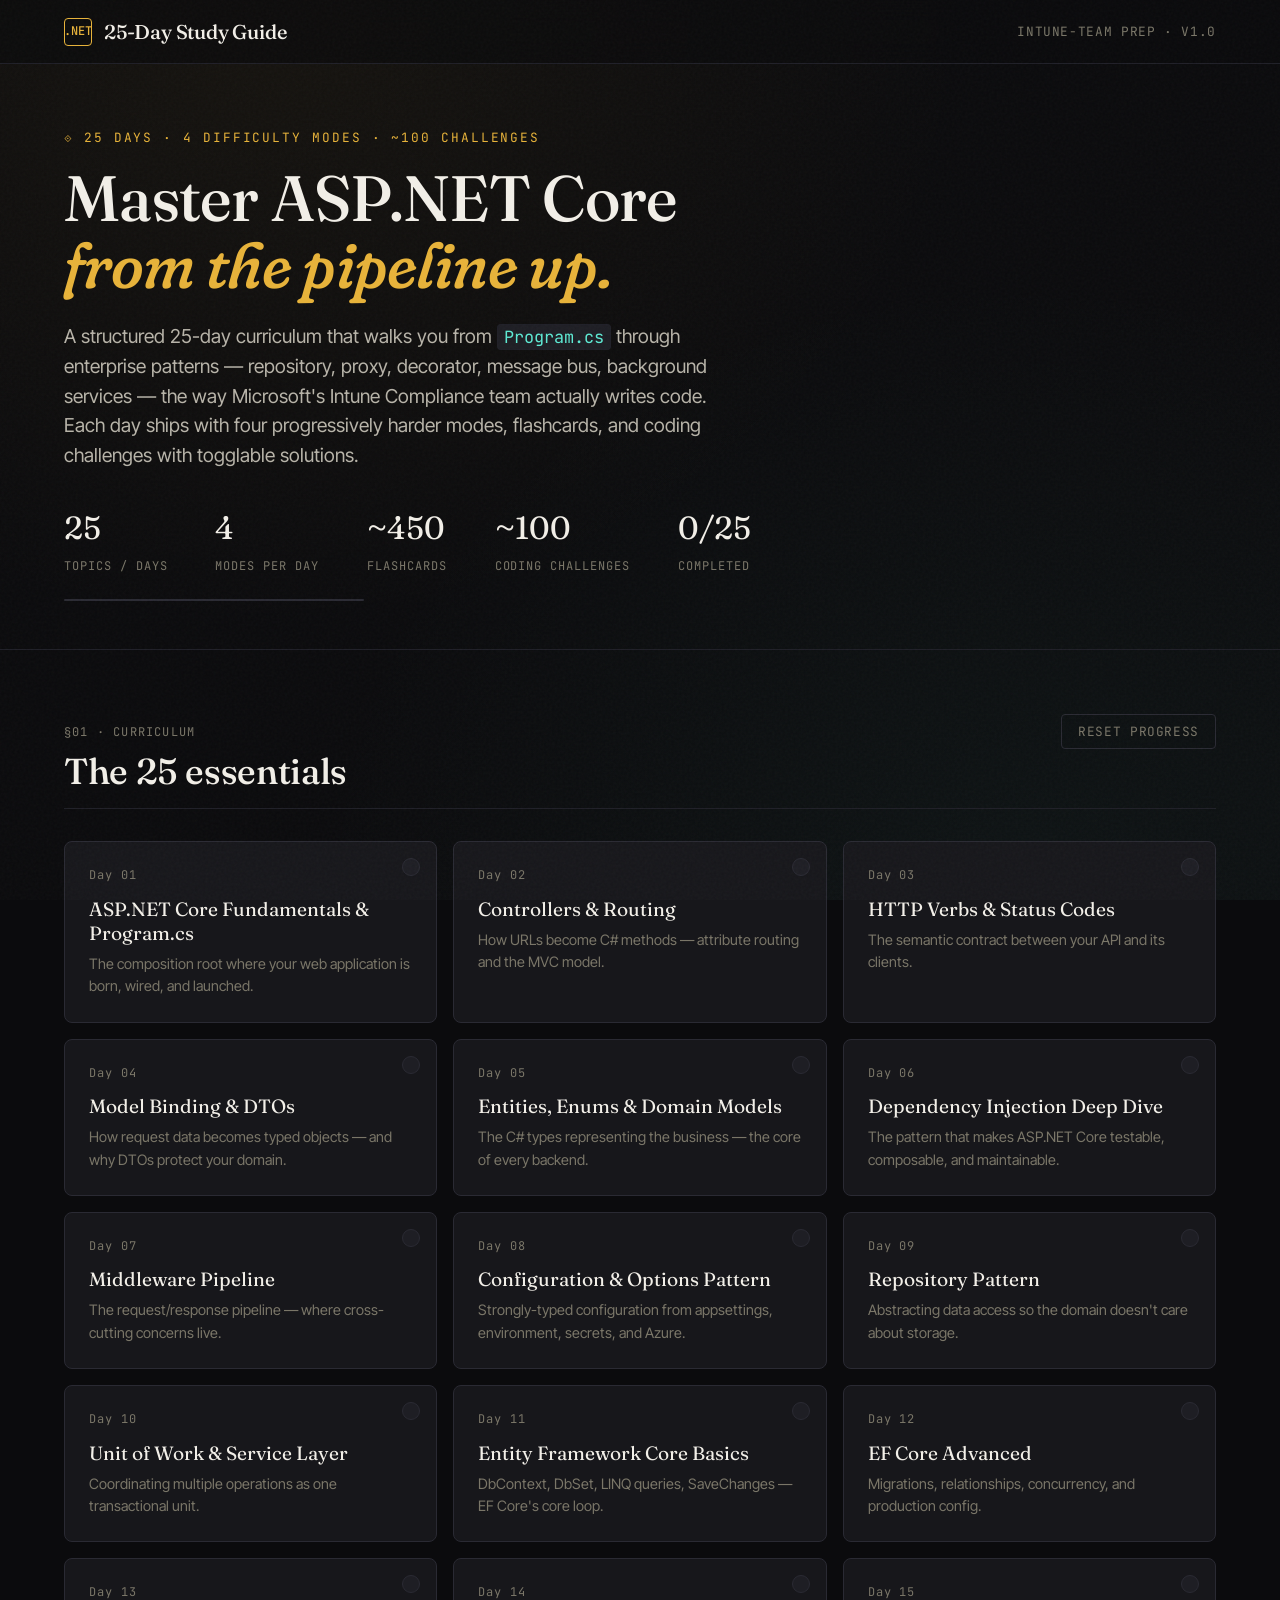
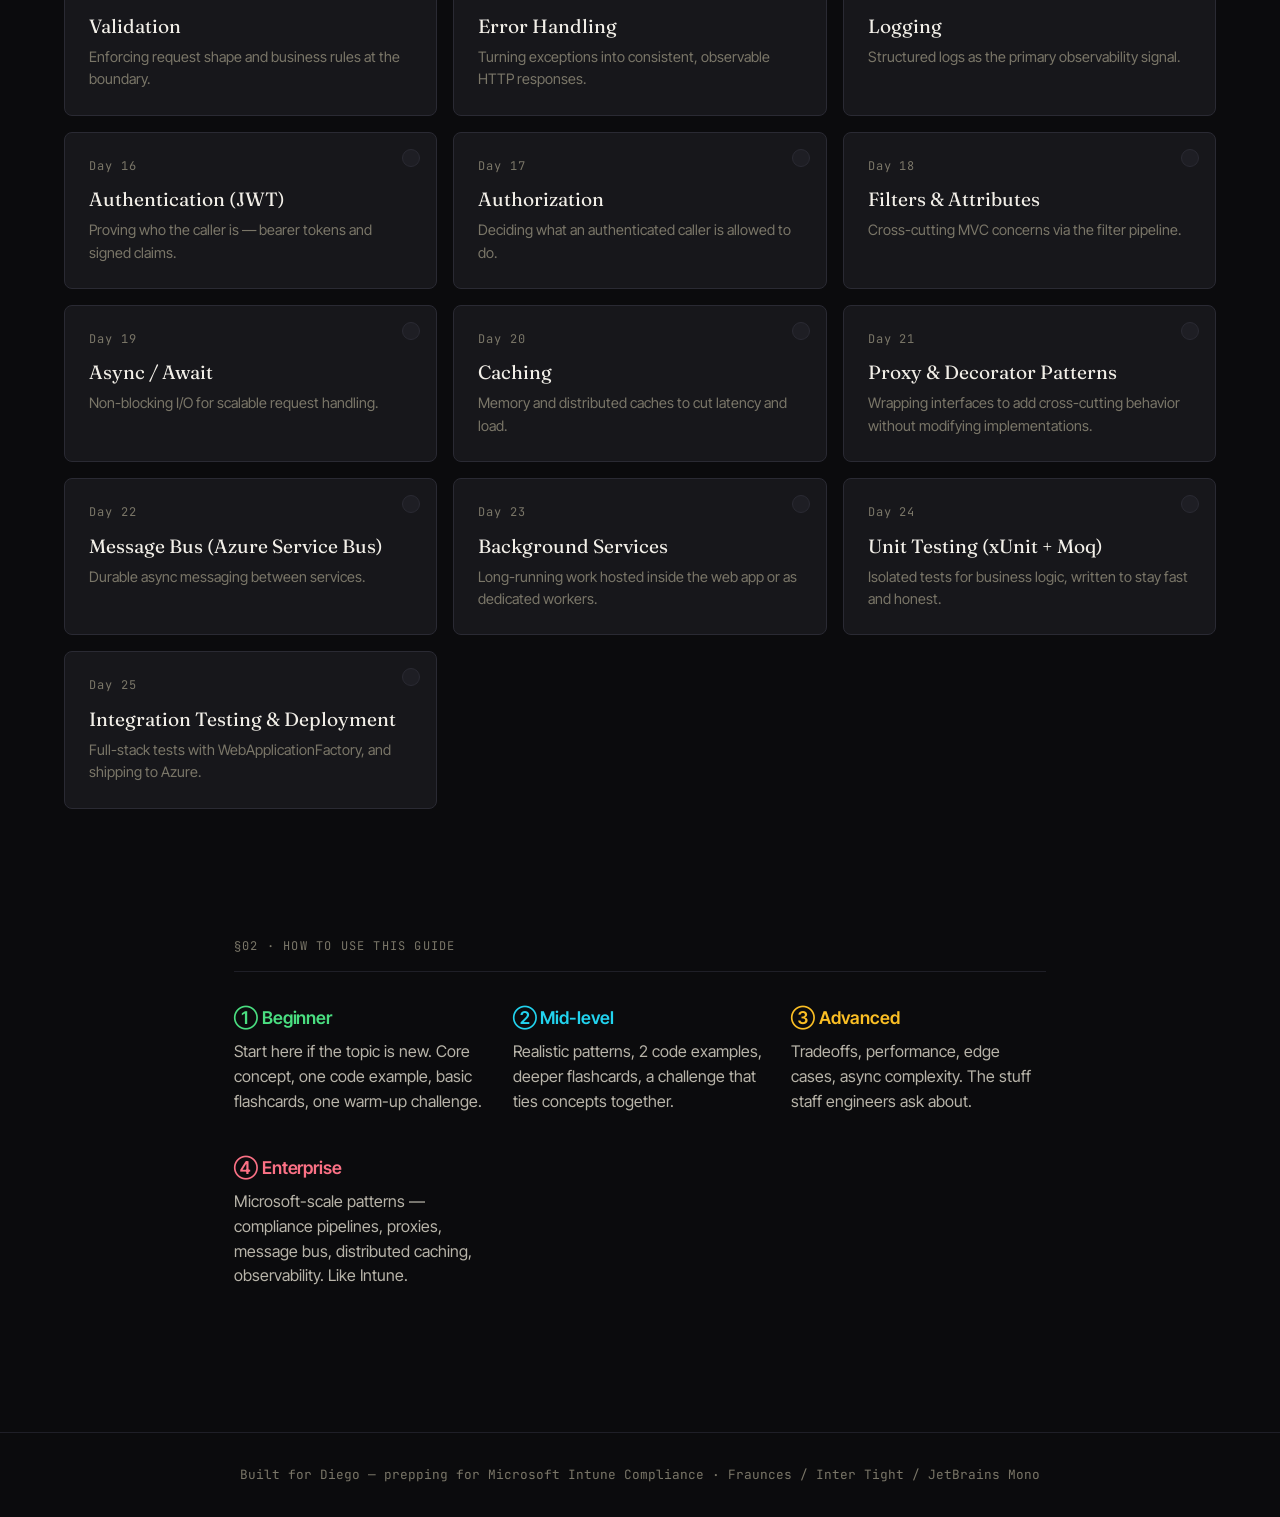
<file: index.html>
<!DOCTYPE html>
<html lang="en">
<head>
  <meta charset="UTF-8" />
  <meta name="viewport" content="width=device-width, initial-scale=1.0" />
  <title>ASP.NET Core — 25-Day Study Guide</title>
  <meta name="description" content="A 25-day deep-dive into ASP.NET Core Web API with four progressive modes: beginner, mid-level, advanced, and enterprise." />
  <link rel="preconnect" href="https://fonts.googleapis.com" />
  <link rel="preconnect" href="https://fonts.gstatic.com" crossorigin />
  <link href="https://fonts.googleapis.com/css2?family=Fraunces:ital,opsz,wght,SOFT@0,9..144,400..700,0..100;1,9..144,400..700,0..100&family=Inter+Tight:wght@400;500;600;700&family=JetBrains+Mono:wght@400;500;600&display=swap" rel="stylesheet" />
  <link rel="stylesheet" href="css/styles.css" />
</head>
<body>
  <header class="site-header">
    <div class="site-header__inner">
      <a href="index.html" class="brand">
        <span class="brand__mark">.NET</span>
        <span>25-Day Study Guide</span>
      </a>
      <span class="nav-meta">Intune-Team Prep · v1.0</span>
    </div>
  </header>

  <main>
    <section class="hero">
      <div class="container">
        <div class="hero__eyebrow">⟐ 25 days · 4 difficulty modes · ~100 challenges</div>
        <h1 class="hero__title">Master ASP.NET Core <em>from the pipeline up.</em></h1>
        <p class="hero__lede">
          A structured 25-day curriculum that walks you from <code>Program.cs</code> through enterprise patterns — repository, proxy, decorator, message bus, background services — the way Microsoft's Intune Compliance team actually writes code. Each day ships with four progressively harder modes, flashcards, and coding challenges with togglable solutions.
        </p>
        <div class="hero__stats">
          <div class="stat">
            <span class="stat__num">25</span>
            <span class="stat__label">Topics / Days</span>
          </div>
          <div class="stat">
            <span class="stat__num">4</span>
            <span class="stat__label">Modes per day</span>
          </div>
          <div class="stat">
            <span class="stat__num">~450</span>
            <span class="stat__label">Flashcards</span>
          </div>
          <div class="stat">
            <span class="stat__num">~100</span>
            <span class="stat__label">Coding challenges</span>
          </div>
          <div class="stat">
            <span class="stat__num" id="progress-count">0/25</span>
            <span class="stat__label">Completed</span>
          </div>
        </div>
        <div class="progress-bar" style="max-width: 300px; margin-top: var(--s-5);">
          <div class="progress-bar__fill" id="progress-fill"></div>
        </div>
      </div>
    </section>

    <section class="section">
      <div class="container">
        <div class="section__header">
          <div>
            <span class="section__kicker">§01 · Curriculum</span>
            <h2 style="margin-top: 8px;">The 25 essentials</h2>
          </div>
          <button id="reset-progress" class="btn-reveal" style="border-color: var(--border); color: var(--text-mute);">Reset progress</button>
        </div>
        <div class="day-grid" id="day-grid"></div>
      </div>
    </section>

    <section class="section">
      <div class="container-narrow">
        <div class="section__header">
          <span class="section__kicker">§02 · How to use this guide</span>
        </div>
        <div style="display: grid; gap: var(--s-5); grid-template-columns: repeat(auto-fit, minmax(240px, 1fr));">
          <div>
            <h4 style="color: var(--mode-beginner); margin-bottom: var(--s-2);">① Beginner</h4>
            <p>Start here if the topic is new. Core concept, one code example, basic flashcards, one warm-up challenge.</p>
          </div>
          <div>
            <h4 style="color: var(--mode-mid); margin-bottom: var(--s-2);">② Mid-level</h4>
            <p>Realistic patterns, 2 code examples, deeper flashcards, a challenge that ties concepts together.</p>
          </div>
          <div>
            <h4 style="color: var(--mode-advanced); margin-bottom: var(--s-2);">③ Advanced</h4>
            <p>Tradeoffs, performance, edge cases, async complexity. The stuff staff engineers ask about.</p>
          </div>
          <div>
            <h4 style="color: var(--mode-enterprise); margin-bottom: var(--s-2);">④ Enterprise</h4>
            <p>Microsoft-scale patterns — compliance pipelines, proxies, message bus, distributed caching, observability. Like Intune.</p>
          </div>
        </div>
      </div>
    </section>
  </main>

  <footer class="site-footer">
    <div class="container">
      Built for Diego — prepping for Microsoft Intune Compliance · Fraunces / Inter Tight / JetBrains Mono
    </div>
  </footer>

  <script src="data/days-1-9.js"></script>
  <script src="data/days-10-17.js"></script>
  <script src="data/days-18-25.js"></script>
  <script src="data/index.js"></script>
  <script src="js/app.js"></script>
  <script>
    // Render the day grid
    const grid = document.getElementById('day-grid');
    const progressCount = document.getElementById('progress-count');
    const progressFill = document.getElementById('progress-fill');
    const completed = JSON.parse(localStorage.getItem('completedDays') || '[]');

    ALL_DAYS.forEach(day => {
      const isDone = completed.includes(day.id);
      const card = document.createElement('a');
      card.href = `day.html?day=${day.id}`;
      card.className = 'day-card' + (isDone ? ' completed' : '');
      card.innerHTML = `
        <div class="day-card__checkmark"></div>
        <div class="day-card__number">Day ${String(day.day).padStart(2, '0')}</div>
        <div class="day-card__title">${day.title}</div>
        <p class="day-card__subtitle">${day.subtitle}</p>
      `;
      grid.appendChild(card);
    });

    // Update progress
    function updateProgress() {
      const done = JSON.parse(localStorage.getItem('completedDays') || '[]');
      progressCount.textContent = `${done.length}/25`;
      progressFill.style.width = `${(done.length / 25) * 100}%`;
    }
    updateProgress();

    document.getElementById('reset-progress').addEventListener('click', () => {
      if (confirm('Reset all day completion progress?')) {
        localStorage.removeItem('completedDays');
        location.reload();
      }
    });
  </script>
</body>
</html>
</file>
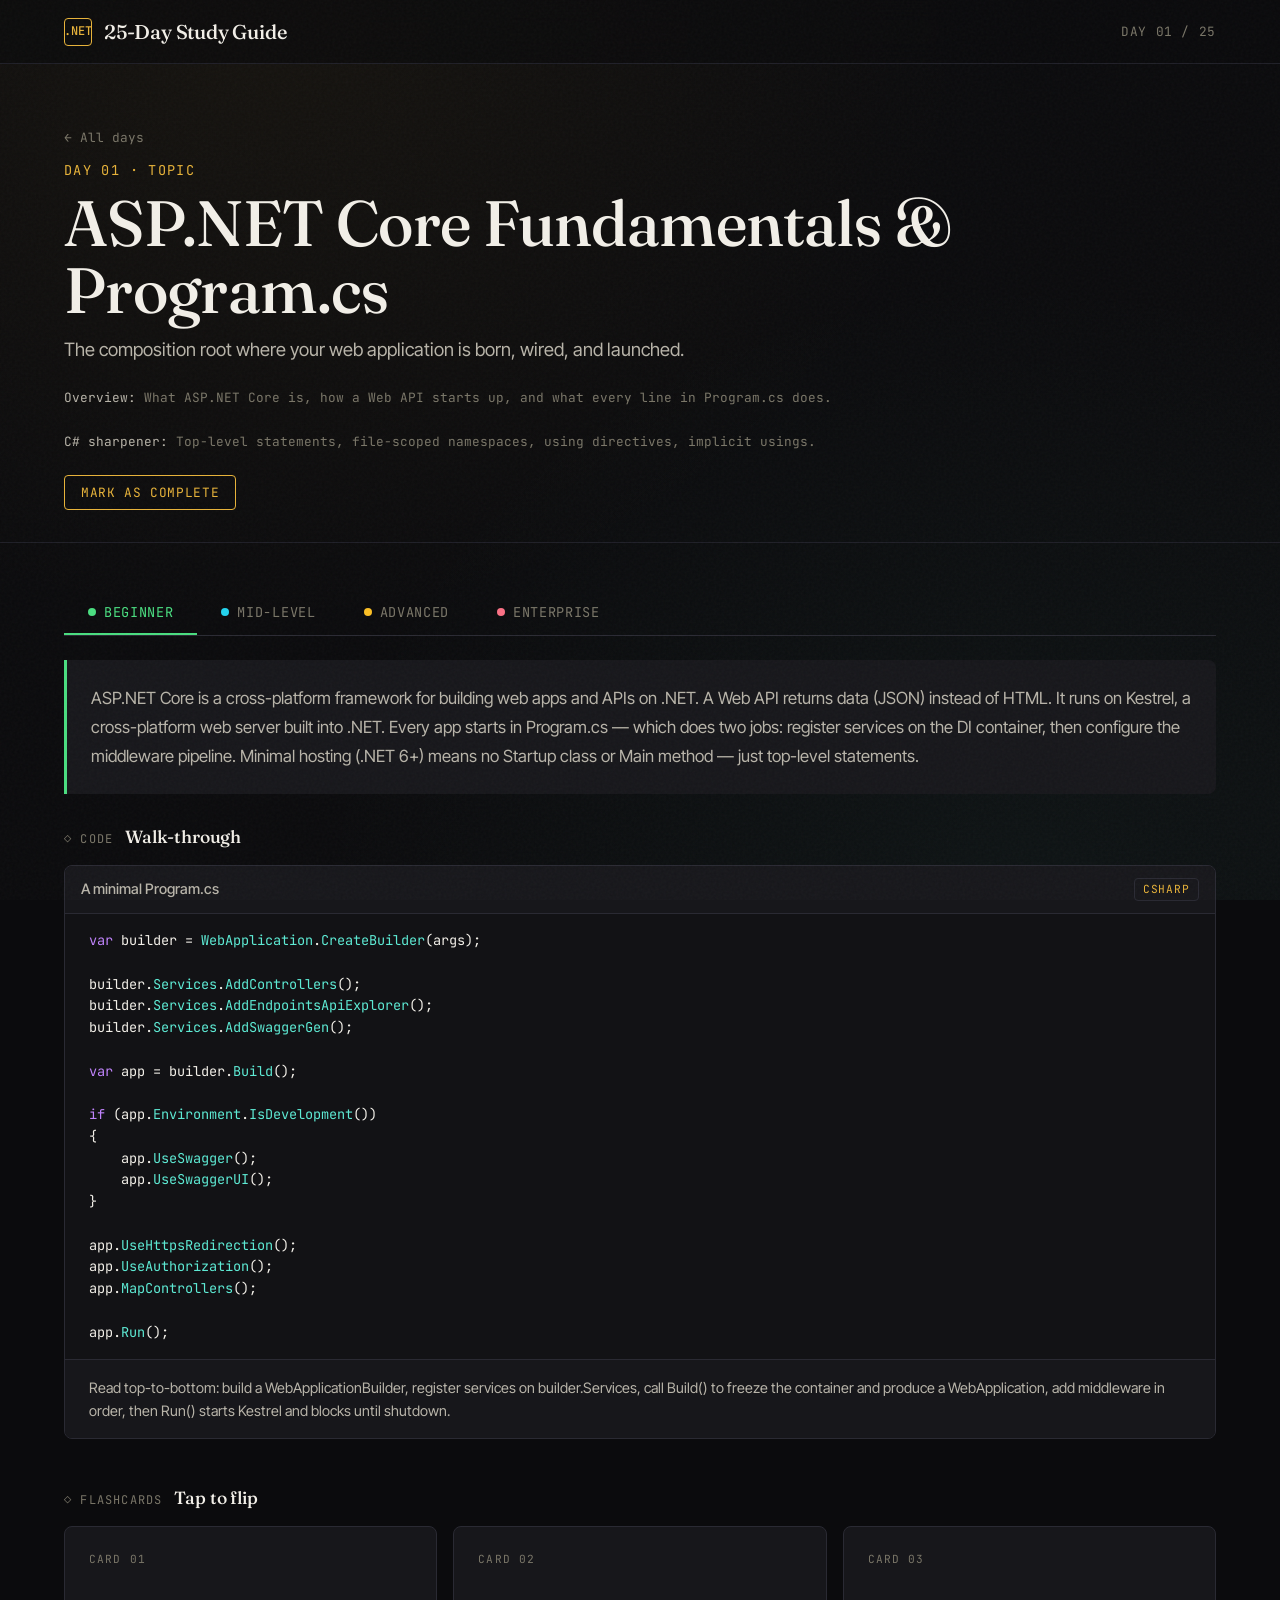
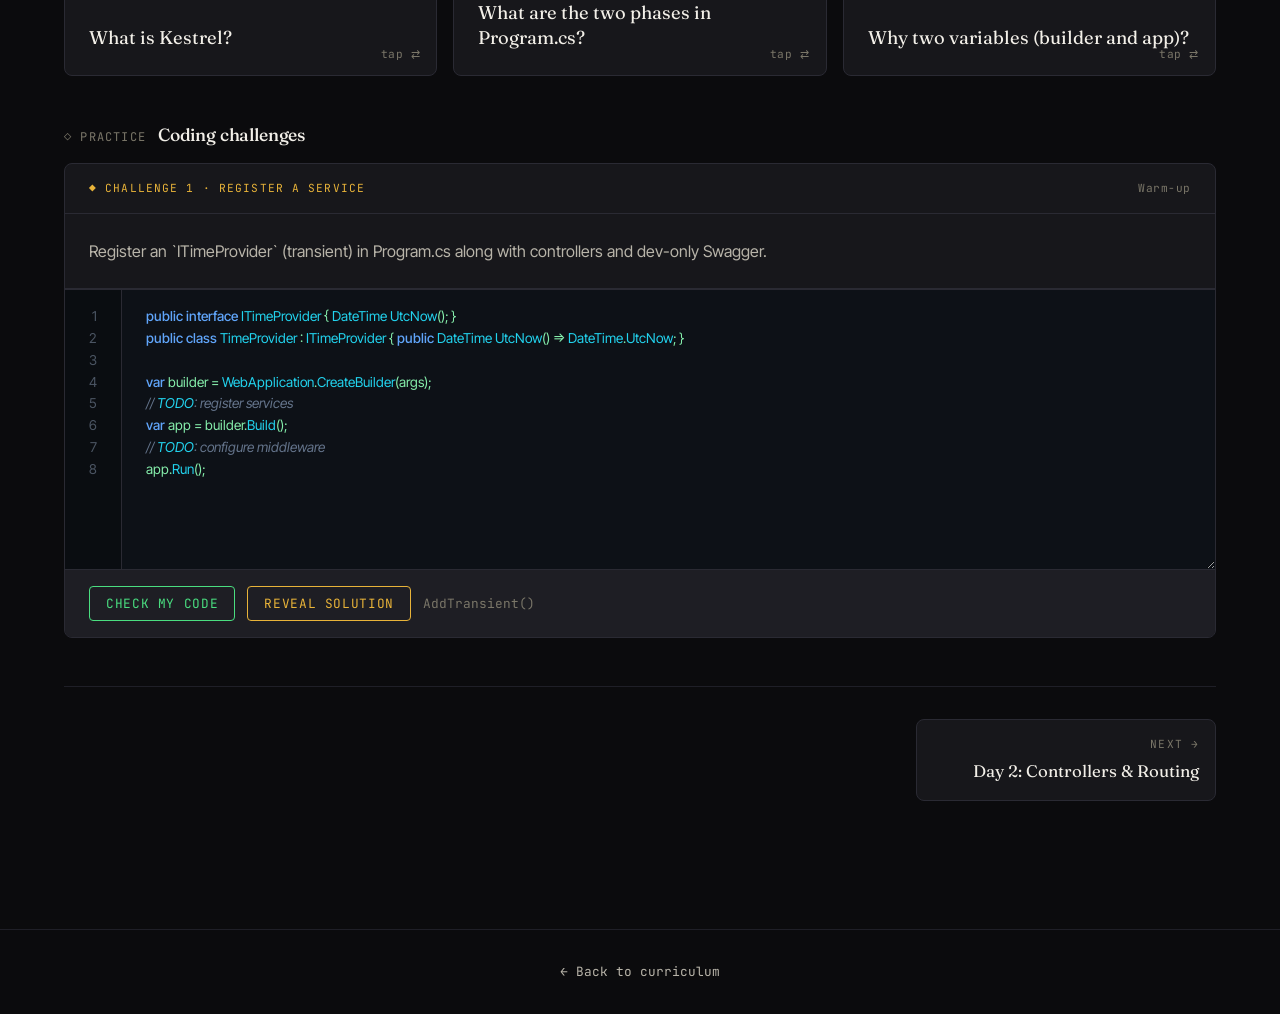
<file: day.html>
<!DOCTYPE html>
<html lang="en">
<head>
  <meta charset="UTF-8" />
  <meta name="viewport" content="width=device-width, initial-scale=1.0" />
  <title>Day — ASP.NET Core Study Guide</title>
  <link rel="preconnect" href="https://fonts.googleapis.com" />
  <link rel="preconnect" href="https://fonts.gstatic.com" crossorigin />
  <link href="https://fonts.googleapis.com/css2?family=Fraunces:ital,opsz,wght,SOFT@0,9..144,400..700,0..100;1,9..144,400..700,0..100&family=Inter+Tight:wght@400;500;600;700&family=JetBrains+Mono:wght@400;500;600&display=swap" rel="stylesheet" />
  <link rel="stylesheet" href="css/styles.css" />
</head>
<body>
  <header class="site-header">
    <div class="site-header__inner">
      <a href="index.html" class="brand">
        <span class="brand__mark">.NET</span>
        <span>25-Day Study Guide</span>
      </a>
      <span class="nav-meta" id="header-day-label">—</span>
    </div>
  </header>

  <main>
    <section class="day-header">
      <div class="container">
        <div class="day-header__crumbs">
          <a href="index.html">← All days</a>
        </div>
        <div class="day-header__number" id="day-number">Day —</div>
        <h1 class="day-header__title" id="day-title">Loading…</h1>
        <p class="day-header__subtitle" id="day-subtitle"></p>
        <div class="day-header__meta">
          <span><strong>Overview:</strong> <span id="day-overview"></span></span>
        </div>
        <div class="day-header__meta" id="day-csharp-row" style="display:none;">
          <span><strong>C# sharpener:</strong> <span id="day-csharp"></span></span>
        </div>
        <div style="margin-top: var(--s-5);">
          <button id="toggle-complete" class="btn-reveal">Mark as complete</button>
        </div>
      </div>
    </section>

    <div class="container">
      <nav class="mode-tabs" id="mode-tabs">
        <button class="mode-tab active" data-mode="beginner">
          <span class="mode-tab__dot"></span> Beginner
        </button>
        <button class="mode-tab" data-mode="mid">
          <span class="mode-tab__dot"></span> Mid-level
        </button>
        <button class="mode-tab" data-mode="advanced">
          <span class="mode-tab__dot"></span> Advanced
        </button>
        <button class="mode-tab" data-mode="enterprise">
          <span class="mode-tab__dot"></span> Enterprise
        </button>
      </nav>

      <div id="mode-container"></div>

      <nav class="day-nav">
        <a href="#" id="prev-day" style="visibility:hidden;">
          <div class="day-nav__label">← Previous</div>
          <div class="day-nav__title" id="prev-day-title"></div>
        </a>
        <a href="#" id="next-day" class="day-nav__next">
          <div class="day-nav__label">Next →</div>
          <div class="day-nav__title" id="next-day-title"></div>
        </a>
      </nav>
    </div>
  </main>

  <footer class="site-footer">
    <div class="container">
      <a href="index.html">← Back to curriculum</a>
    </div>
  </footer>

  <script src="data/days-1-9.js"></script>
  <script src="data/days-10-17.js"></script>
  <script src="data/days-18-25.js"></script>
  <script src="data/index.js"></script>
  <script src="js/components.js"></script>
  <script src="js/app.js"></script>
  <script>
    renderDayPage();
  </script>
</body>
</html>
</file>
<file: css/styles.css>
/* ============================================================
   ASP.NET Core 25-Day Study Guide
   Design system — editorial-technical dark theme
   ============================================================ */

:root {
  /* Core palette */
  --ink: #0b0b0d;
  --ink-soft: #121215;
  --surface: #17171b;
  --surface-2: #1e1e24;
  --surface-3: #26262e;
  --border: #2a2a33;
  --border-soft: #1f1f27;

  /* Text */
  --text: #f2efe8;
  --text-soft: #b8b4a9;
  --text-mute: #7a7668;

  /* Accents */
  --amber: #e8b339;
  --amber-soft: #d4a03a;
  --teal: #5eead4;
  --rose: #fb7185;
  --green: #4ade80;
  --cyan: #22d3ee;
  --violet: #c084fc;

  /* Mode colors */
  --mode-beginner: #4ade80;
  --mode-mid: #22d3ee;
  --mode-advanced: #fbbf24;
  --mode-enterprise: #fb7185;

  /* Typography */
  --serif: "Fraunces", "Iowan Old Style", Georgia, serif;
  --sans: "Inter Tight", -apple-system, BlinkMacSystemFont, "Segoe UI", sans-serif;
  --mono: "JetBrains Mono", "Menlo", Consolas, monospace;

  /* Spacing scale */
  --s-1: 0.25rem;
  --s-2: 0.5rem;
  --s-3: 0.75rem;
  --s-4: 1rem;
  --s-5: 1.5rem;
  --s-6: 2rem;
  --s-7: 3rem;
  --s-8: 4rem;

  /* Radii */
  --r-sm: 4px;
  --r-md: 8px;
  --r-lg: 14px;
}

/* ------------------------------------------------------------
   Reset
   ------------------------------------------------------------ */
*, *::before, *::after { box-sizing: border-box; }
html, body { margin: 0; padding: 0; }
body {
  font-family: var(--sans);
  background: var(--ink);
  color: var(--text);
  line-height: 1.55;
  -webkit-font-smoothing: antialiased;
  -moz-osx-font-smoothing: grayscale;
  min-height: 100vh;
  background-image:
    radial-gradient(ellipse at 20% 0%, rgba(232, 179, 57, 0.05), transparent 50%),
    radial-gradient(ellipse at 80% 100%, rgba(94, 234, 212, 0.04), transparent 50%);
  background-attachment: fixed;
}

/* Subtle grain */
body::before {
  content: "";
  position: fixed;
  inset: 0;
  pointer-events: none;
  opacity: 0.035;
  z-index: 100;
  background-image: url("data:image/svg+xml,%3Csvg viewBox='0 0 400 400' xmlns='http://www.w3.org/2000/svg'%3E%3Cfilter id='noiseFilter'%3E%3CfeTurbulence type='fractalNoise' baseFrequency='0.85' numOctaves='3' stitchTiles='stitch'/%3E%3C/filter%3E%3Crect width='100%25' height='100%25' filter='url(%23noiseFilter)'/%3E%3C/svg%3E");
}

a { color: var(--amber); text-decoration: none; }
a:hover { text-decoration: underline; text-underline-offset: 3px; }

h1, h2, h3, h4 { font-family: var(--serif); font-weight: 500; letter-spacing: -0.01em; margin: 0; }
h1 { font-size: clamp(2.5rem, 5vw, 4rem); line-height: 1.05; }
h2 { font-size: clamp(1.75rem, 3vw, 2.25rem); line-height: 1.15; }
h3 { font-size: 1.35rem; line-height: 1.25; }
h4 { font-size: 1.1rem; font-family: var(--sans); font-weight: 600; letter-spacing: -0.005em; }

p { margin: 0 0 var(--s-4); color: var(--text-soft); }

code, pre { font-family: var(--mono); font-size: 0.9em; }

/* ------------------------------------------------------------
   Layout
   ------------------------------------------------------------ */
.container {
  max-width: 1200px;
  margin: 0 auto;
  padding: 0 var(--s-5);
}
.container-narrow {
  max-width: 860px;
  margin: 0 auto;
  padding: 0 var(--s-5);
}

/* ------------------------------------------------------------
   Header / Nav
   ------------------------------------------------------------ */
.site-header {
  border-bottom: 1px solid var(--border-soft);
  backdrop-filter: blur(12px);
  background: rgba(11, 11, 13, 0.75);
  position: sticky;
  top: 0;
  z-index: 50;
}
.site-header__inner {
  display: flex;
  align-items: center;
  justify-content: space-between;
  padding: var(--s-4) var(--s-5);
  max-width: 1200px;
  margin: 0 auto;
}
.brand {
  font-family: var(--serif);
  font-size: 1.25rem;
  font-weight: 500;
  letter-spacing: -0.01em;
  color: var(--text);
  display: flex;
  align-items: center;
  gap: var(--s-3);
}
.brand__mark {
  display: inline-flex;
  align-items: center;
  justify-content: center;
  width: 28px;
  height: 28px;
  border: 1px solid var(--amber);
  color: var(--amber);
  font-family: var(--mono);
  font-size: 0.75rem;
  border-radius: var(--r-sm);
}
.brand__slash {
  color: var(--text-mute);
  font-family: var(--mono);
}
.nav-meta {
  font-family: var(--mono);
  font-size: 0.8rem;
  color: var(--text-mute);
  letter-spacing: 0.05em;
  text-transform: uppercase;
}

/* ------------------------------------------------------------
   Hero (index page)
   ------------------------------------------------------------ */
.hero {
  padding: var(--s-8) 0 var(--s-7);
  border-bottom: 1px solid var(--border-soft);
  position: relative;
  overflow: hidden;
}
.hero__eyebrow {
  font-family: var(--mono);
  font-size: 0.8rem;
  letter-spacing: 0.15em;
  text-transform: uppercase;
  color: var(--amber);
  margin-bottom: var(--s-4);
}
.hero__title {
  max-width: 18ch;
  margin-bottom: var(--s-5);
}
.hero__title em {
  font-style: italic;
  color: var(--amber);
  font-variation-settings: "SOFT" 100, "WONK" 1;
}
.hero__lede {
  font-size: 1.2rem;
  max-width: 62ch;
  color: var(--text-soft);
  line-height: 1.55;
}
.hero__stats {
  display: flex;
  gap: var(--s-7);
  margin-top: var(--s-6);
  flex-wrap: wrap;
}
.stat {
  display: flex;
  flex-direction: column;
  gap: var(--s-1);
}
.stat__num {
  font-family: var(--serif);
  font-size: 2rem;
  color: var(--text);
  font-variation-settings: "SOFT" 50;
}
.stat__label {
  font-family: var(--mono);
  font-size: 0.75rem;
  color: var(--text-mute);
  letter-spacing: 0.08em;
  text-transform: uppercase;
}

/* ------------------------------------------------------------
   Section headings
   ------------------------------------------------------------ */
.section {
  padding: var(--s-8) 0;
}
.section__header {
  display: flex;
  align-items: baseline;
  justify-content: space-between;
  margin-bottom: var(--s-6);
  border-bottom: 1px solid var(--border-soft);
  padding-bottom: var(--s-4);
}
.section__kicker {
  font-family: var(--mono);
  font-size: 0.75rem;
  color: var(--text-mute);
  letter-spacing: 0.1em;
  text-transform: uppercase;
}

/* ------------------------------------------------------------
   Day grid (index page)
   ------------------------------------------------------------ */
.day-grid {
  display: grid;
  grid-template-columns: repeat(auto-fill, minmax(280px, 1fr));
  gap: var(--s-4);
}
.day-card {
  display: block;
  padding: var(--s-5);
  background: var(--surface);
  border: 1px solid var(--border);
  border-radius: var(--r-md);
  text-decoration: none;
  color: inherit;
  transition: all 0.2s ease;
  position: relative;
  overflow: hidden;
}
.day-card::before {
  content: "";
  position: absolute;
  left: 0;
  top: 0;
  bottom: 0;
  width: 3px;
  background: var(--amber);
  transform: scaleY(0);
  transform-origin: top;
  transition: transform 0.25s ease;
}
.day-card:hover {
  background: var(--surface-2);
  border-color: var(--amber);
  transform: translateY(-2px);
  text-decoration: none;
}
.day-card:hover::before {
  transform: scaleY(1);
}
.day-card__number {
  font-family: var(--mono);
  font-size: 0.75rem;
  color: var(--text-mute);
  letter-spacing: 0.08em;
  margin-bottom: var(--s-3);
}
.day-card__title {
  font-family: var(--serif);
  font-size: 1.2rem;
  line-height: 1.25;
  margin-bottom: var(--s-2);
}
.day-card__subtitle {
  font-size: 0.9rem;
  color: var(--text-mute);
  margin: 0;
}
.day-card__checkmark {
  position: absolute;
  top: var(--s-4);
  right: var(--s-4);
  width: 18px;
  height: 18px;
  border-radius: 50%;
  border: 1px solid var(--border);
  background: var(--surface-2);
  display: flex;
  align-items: center;
  justify-content: center;
  font-size: 0.7rem;
  color: transparent;
}
.day-card.completed .day-card__checkmark {
  background: var(--amber);
  border-color: var(--amber);
  color: var(--ink);
}
.day-card.completed .day-card__checkmark::after {
  content: "✓";
  font-weight: 700;
}

/* ------------------------------------------------------------
   Day page layout
   ------------------------------------------------------------ */
.day-header {
  padding: var(--s-8) 0 var(--s-6);
  border-bottom: 1px solid var(--border-soft);
}
.day-header__crumbs {
  font-family: var(--mono);
  font-size: 0.8rem;
  color: var(--text-mute);
  margin-bottom: var(--s-3);
}
.day-header__crumbs a { color: var(--text-mute); }
.day-header__crumbs a:hover { color: var(--amber); }
.day-header__number {
  font-family: var(--mono);
  font-size: 0.85rem;
  color: var(--amber);
  letter-spacing: 0.1em;
  text-transform: uppercase;
  margin-bottom: var(--s-2);
}
.day-header__title {
  margin-bottom: var(--s-3);
}
.day-header__subtitle {
  font-size: 1.15rem;
  color: var(--text-soft);
  max-width: 60ch;
}
.day-header__meta {
  margin-top: var(--s-5);
  display: flex;
  gap: var(--s-5);
  flex-wrap: wrap;
  font-family: var(--mono);
  font-size: 0.8rem;
  color: var(--text-mute);
}
.day-header__meta strong {
  color: var(--text-soft);
  font-weight: 400;
}

/* Day nav (prev/next) */
.day-nav {
  display: flex;
  justify-content: space-between;
  gap: var(--s-4);
  padding: var(--s-6) 0 var(--s-8);
  border-top: 1px solid var(--border-soft);
  margin-top: var(--s-7);
}
.day-nav a {
  display: block;
  padding: var(--s-4);
  background: var(--surface);
  border: 1px solid var(--border);
  border-radius: var(--r-md);
  flex: 1;
  max-width: 300px;
  color: var(--text);
  text-decoration: none;
  transition: all 0.2s ease;
}
.day-nav a:hover {
  border-color: var(--amber);
  background: var(--surface-2);
  text-decoration: none;
}
.day-nav__label {
  font-family: var(--mono);
  font-size: 0.7rem;
  color: var(--text-mute);
  letter-spacing: 0.1em;
  text-transform: uppercase;
  margin-bottom: var(--s-1);
}
.day-nav__title {
  font-family: var(--serif);
  font-size: 1.05rem;
}
.day-nav__next { text-align: right; margin-left: auto; }

/* ------------------------------------------------------------
   Mode tabs
   ------------------------------------------------------------ */
.mode-tabs {
  display: flex;
  gap: 0;
  margin: var(--s-7) 0 var(--s-5);
  border-bottom: 1px solid var(--border);
  overflow-x: auto;
  scrollbar-width: none;
}
.mode-tabs::-webkit-scrollbar { display: none; }
.mode-tab {
  background: none;
  border: none;
  color: var(--text-mute);
  padding: var(--s-3) var(--s-5);
  font-family: var(--mono);
  font-size: 0.85rem;
  letter-spacing: 0.05em;
  text-transform: uppercase;
  cursor: pointer;
  border-bottom: 2px solid transparent;
  transition: all 0.15s ease;
  white-space: nowrap;
  display: flex;
  align-items: center;
  gap: var(--s-2);
}
.mode-tab:hover { color: var(--text-soft); }
.mode-tab__dot {
  width: 8px;
  height: 8px;
  border-radius: 50%;
  display: inline-block;
}
.mode-tab[data-mode="beginner"] .mode-tab__dot { background: var(--mode-beginner); }
.mode-tab[data-mode="mid"] .mode-tab__dot { background: var(--mode-mid); }
.mode-tab[data-mode="advanced"] .mode-tab__dot { background: var(--mode-advanced); }
.mode-tab[data-mode="enterprise"] .mode-tab__dot { background: var(--mode-enterprise); }

.mode-tab.active {
  color: var(--text);
  border-bottom-color: currentColor;
}
.mode-tab[data-mode="beginner"].active { color: var(--mode-beginner); }
.mode-tab[data-mode="mid"].active { color: var(--mode-mid); }
.mode-tab[data-mode="advanced"].active { color: var(--mode-advanced); }
.mode-tab[data-mode="enterprise"].active { color: var(--mode-enterprise); }

/* ------------------------------------------------------------
   Mode content
   ------------------------------------------------------------ */
.mode-content { display: none; }
.mode-content.active { display: block; animation: fadeIn 0.3s ease; }

@keyframes fadeIn {
  from { opacity: 0; transform: translateY(4px); }
  to { opacity: 1; transform: translateY(0); }
}

.mode-intro {
  padding: var(--s-5);
  background: var(--surface);
  border-left: 3px solid var(--amber);
  border-radius: 0 var(--r-md) var(--r-md) 0;
  margin-bottom: var(--s-6);
}
.mode-content[data-mode="beginner"] .mode-intro { border-left-color: var(--mode-beginner); }
.mode-content[data-mode="mid"] .mode-intro { border-left-color: var(--mode-mid); }
.mode-content[data-mode="advanced"] .mode-intro { border-left-color: var(--mode-advanced); }
.mode-content[data-mode="enterprise"] .mode-intro { border-left-color: var(--mode-enterprise); }

.mode-intro p { margin-bottom: 0; font-size: 1.05rem; line-height: 1.7; color: var(--text-soft); }
.mode-intro p + p { margin-top: var(--s-3); }

/* Subsection */
.subsection {
  margin-bottom: var(--s-7);
}
.subsection__title {
  display: flex;
  align-items: baseline;
  gap: var(--s-3);
  margin-bottom: var(--s-4);
}
.subsection__title-label {
  font-family: var(--mono);
  font-size: 0.75rem;
  color: var(--text-mute);
  letter-spacing: 0.1em;
  text-transform: uppercase;
}

/* ------------------------------------------------------------
   Code blocks
   ------------------------------------------------------------ */
.code-block {
  background: var(--ink-soft);
  border: 1px solid var(--border);
  border-radius: var(--r-md);
  margin-bottom: var(--s-5);
  overflow: hidden;
}
.code-block__header {
  display: flex;
  align-items: center;
  justify-content: space-between;
  padding: var(--s-3) var(--s-4);
  background: var(--surface);
  border-bottom: 1px solid var(--border);
  font-family: var(--mono);
  font-size: 0.8rem;
  color: var(--text-mute);
}
.code-block__title {
  font-family: var(--sans);
  font-weight: 500;
  color: var(--text-soft);
  font-size: 0.9rem;
}
.code-block__lang {
  font-family: var(--mono);
  font-size: 0.7rem;
  letter-spacing: 0.08em;
  text-transform: uppercase;
  color: var(--amber);
  padding: 2px var(--s-2);
  border: 1px solid var(--border);
  border-radius: var(--r-sm);
}
.code-block pre {
  margin: 0;
  padding: var(--s-4) var(--s-5);
  overflow-x: auto;
  font-size: 0.85rem;
  line-height: 1.6;
  color: var(--text);
}
.code-block code {
  font-family: var(--mono);
  font-size: 0.85rem;
  color: var(--text);
  white-space: pre;
}
.code-block__explanation {
  padding: var(--s-4) var(--s-5);
  background: var(--surface);
  border-top: 1px solid var(--border);
  font-size: 0.9rem;
  color: var(--text-soft);
  line-height: 1.6;
}
.code-block__explanation p { margin: 0; }
.code-block__explanation p + p { margin-top: var(--s-2); }

/* Inline code */
p code, li code {
  background: var(--surface-2);
  padding: 1px 6px;
  border-radius: var(--r-sm);
  color: var(--teal);
  font-size: 0.88em;
  border: 1px solid var(--border-soft);
}

/* Syntax highlighting (Prism-style classes) */
.tok-keyword { color: #c084fc; }
.tok-type { color: #5eead4; }
.tok-string { color: #e8b339; }
.tok-comment { color: #6b6858; font-style: italic; }
.tok-number { color: #fb7185; }
.tok-fn { color: #93c5fd; }
.tok-attr { color: #fbbf24; }

/* ------------------------------------------------------------
   Flashcards
   ------------------------------------------------------------ */
.flashcards {
  display: grid;
  grid-template-columns: repeat(auto-fill, minmax(280px, 1fr));
  gap: var(--s-4);
}
.flashcard {
  background: var(--surface);
  border: 1px solid var(--border);
  border-radius: var(--r-md);
  padding: var(--s-5);
  min-height: 150px;
  cursor: pointer;
  position: relative;
  transition: all 0.2s ease;
  perspective: 1000px;
  display: flex;
  flex-direction: column;
  justify-content: space-between;
}
.flashcard:hover {
  border-color: var(--amber);
  background: var(--surface-2);
}
.flashcard__label {
  font-family: var(--mono);
  font-size: 0.7rem;
  color: var(--text-mute);
  letter-spacing: 0.1em;
  text-transform: uppercase;
  margin-bottom: var(--s-3);
}
.flashcard__front {
  font-family: var(--serif);
  font-size: 1.15rem;
  line-height: 1.35;
  color: var(--text);
}
.flashcard__back {
  font-size: 0.92rem;
  line-height: 1.55;
  color: var(--text-soft);
  display: none;
}
.flashcard__back code {
  background: var(--ink);
  padding: 1px 5px;
  border-radius: var(--r-sm);
  color: var(--teal);
  font-size: 0.88em;
}
.flashcard.flipped .flashcard__front { display: none; }
.flashcard.flipped .flashcard__back { display: block; }
.flashcard.flipped .flashcard__label::after {
  content: " — answer";
  color: var(--amber);
}
.flashcard__hint {
  position: absolute;
  bottom: var(--s-3);
  right: var(--s-4);
  font-family: var(--mono);
  font-size: 0.7rem;
  color: var(--text-mute);
  letter-spacing: 0.05em;
}

/* ------------------------------------------------------------
   Coding challenges
   ------------------------------------------------------------ */
.challenge {
  background: var(--surface);
  border: 1px solid var(--border);
  border-radius: var(--r-md);
  overflow: hidden;
  margin-bottom: var(--s-5);
}
.challenge__header {
  padding: var(--s-4) var(--s-5);
  border-bottom: 1px solid var(--border);
  display: flex;
  align-items: center;
  justify-content: space-between;
  gap: var(--s-4);
}
.challenge__label {
  font-family: var(--mono);
  font-size: 0.7rem;
  color: var(--amber);
  letter-spacing: 0.1em;
  text-transform: uppercase;
}
.challenge__difficulty {
  font-family: var(--mono);
  font-size: 0.7rem;
  color: var(--text-mute);
  letter-spacing: 0.05em;
}
.challenge__prompt {
  padding: var(--s-5);
  font-size: 1rem;
  line-height: 1.65;
  color: var(--text-soft);
}
.challenge__prompt p { margin: 0 0 var(--s-3); }
.challenge__prompt p:last-child { margin-bottom: 0; }
.challenge__prompt strong { color: var(--text); font-weight: 600; }
.challenge__starter {
  background: var(--ink-soft);
  border-top: 1px solid var(--border);
}
.challenge__starter pre {
  margin: 0;
  padding: var(--s-4) var(--s-5);
  overflow-x: auto;
  font-size: 0.85rem;
  line-height: 1.6;
}
.challenge__editor {
  position: absolute;
  inset: 0;
  width: 100%;
  height: 100%;
  margin: 0;
  padding: var(--s-4) var(--s-5);
  border: 0;
  outline: none;
  background: transparent;
  color: transparent;
  caret-color: #f2efe8;
  resize: none;
  font-family: var(--font-mono);
  font-size: 0.85rem;
  line-height: 1.6;
  letter-spacing: 0;
  tab-size: 4;
  -moz-tab-size: 4;
  white-space: pre;
  overflow: auto;
}
.challenge__editor::selection {
  background: rgba(132, 204, 22, 0.28);
}

/* Layered code editor: gutter + highlight pre + transparent textarea */
.code-editor {
  position: relative;
  display: flex;
  background: #0d1117;
  border-top: 1px solid var(--border);
  min-height: 220px;
  height: 280px;
  max-height: 600px;
  resize: vertical;
  overflow: hidden;
  font-family: var(--font-mono);
  font-size: 0.85rem;
  line-height: 1.6;
}
.code-editor__gutter {
  flex: 0 0 auto;
  min-width: 3ch;
  margin: 0;
  padding: var(--s-4) 10px var(--s-4) 14px;
  text-align: right;
  color: #4b5563;
  background: rgba(0, 0, 0, 0.25);
  border-right: 1px solid var(--border);
  overflow: hidden;
  white-space: pre;
  user-select: none;
  font-family: inherit;
  font-size: inherit;
  line-height: inherit;
}
.code-editor__stack {
  position: relative;
  flex: 1;
  overflow: hidden;
}
.code-editor__highlight {
  position: absolute;
  inset: 0;
  margin: 0;
  padding: var(--s-4) var(--s-5);
  overflow: hidden;
  pointer-events: none;
  white-space: pre;
  font-family: inherit;
  font-size: inherit;
  line-height: inherit;
  color: #86efac;
  background: transparent;
}
.code-editor__highlight code {
  font-family: inherit;
  font-size: inherit;
  line-height: inherit;
  white-space: inherit;
  background: transparent;
}

/* IDE-style token palette — scoped so existing code blocks keep their current look */
.code-editor__highlight .tok-keyword { color: #60a5fa; font-weight: 500; }
.code-editor__highlight .tok-type    { color: #22d3ee; }
.code-editor__highlight .tok-string  { color: #fbbf24; }
.code-editor__highlight .tok-number  { color: #f472b6; }
.code-editor__highlight .tok-comment { color: #64748b; font-style: italic; }
.code-editor__highlight .tok-attr    { color: #a78bfa; }
.code-editor__highlight .tok-fn      { color: #93c5fd; }
.challenge__controls {
  padding: var(--s-4) var(--s-5);
  border-top: 1px solid var(--border);
  background: var(--surface-2);
  display: flex;
  gap: var(--s-3);
  align-items: center;
  flex-wrap: wrap;
}
.btn-reveal {
  background: transparent;
  border: 1px solid var(--amber);
  color: var(--amber);
  padding: var(--s-2) var(--s-4);
  font-family: var(--mono);
  font-size: 0.8rem;
  letter-spacing: 0.05em;
  text-transform: uppercase;
  border-radius: var(--r-sm);
  cursor: pointer;
  transition: all 0.15s ease;
}
.btn-reveal:hover {
  background: var(--amber);
  color: var(--ink);
}
.btn-check {
  border-color: var(--mode-beginner);
  color: var(--mode-beginner);
}
.btn-check:hover {
  background: var(--mode-beginner);
  color: var(--ink);
}
.challenge__result {
  font-family: var(--mono);
  font-size: 0.8rem;
  padding: var(--s-2) var(--s-3);
  border-radius: var(--r-sm);
  border: 1px solid transparent;
  letter-spacing: 0.02em;
}
.challenge__result--ok {
  color: var(--mode-beginner);
  border-color: var(--mode-beginner);
  background: rgba(74, 222, 128, 0.08);
}
.challenge__result--diff {
  color: var(--mode-advanced);
  border-color: var(--mode-advanced);
  background: rgba(251, 191, 36, 0.08);
}
.challenge__result--warn {
  color: var(--text-mute);
  border-color: var(--border);
}
.challenge__hint {
  font-family: var(--mono);
  font-size: 0.8rem;
  color: var(--text-mute);
}
.challenge__solution {
  display: none;
  border-top: 1px solid var(--border);
}
.challenge__solution.revealed { display: block; }
.challenge__solution-label {
  padding: var(--s-3) var(--s-5);
  background: var(--surface-3);
  font-family: var(--mono);
  font-size: 0.75rem;
  color: var(--amber);
  letter-spacing: 0.1em;
  text-transform: uppercase;
  border-bottom: 1px solid var(--border);
}
.challenge__solution pre {
  margin: 0;
  padding: var(--s-4) var(--s-5);
  overflow-x: auto;
  font-size: 0.85rem;
  line-height: 1.6;
  background: var(--ink-soft);
}
.challenge__explanation {
  padding: var(--s-5);
  background: var(--surface);
  border-top: 1px solid var(--border);
  color: var(--text-soft);
  font-size: 0.95rem;
  line-height: 1.65;
}
.challenge__explanation p { margin: 0 0 var(--s-3); }
.challenge__explanation p:last-child { margin-bottom: 0; }

/* ------------------------------------------------------------
   Progress tracker
   ------------------------------------------------------------ */
.progress-bar {
  height: 2px;
  background: var(--border);
  border-radius: 2px;
  overflow: hidden;
  margin-top: var(--s-3);
}
.progress-bar__fill {
  height: 100%;
  background: var(--amber);
  width: 0%;
  transition: width 0.3s ease;
}

/* ------------------------------------------------------------
   Footer
   ------------------------------------------------------------ */
.site-footer {
  border-top: 1px solid var(--border-soft);
  padding: var(--s-6) 0;
  margin-top: var(--s-8);
  font-family: var(--mono);
  font-size: 0.8rem;
  color: var(--text-mute);
  text-align: center;
}
.site-footer a { color: var(--text-soft); }

/* ------------------------------------------------------------
   Responsive
   ------------------------------------------------------------ */
@media (max-width: 768px) {
  .hero { padding: var(--s-6) 0 var(--s-5); }
  .hero__stats { gap: var(--s-5); }
  .section { padding: var(--s-6) 0; }
  .day-header { padding: var(--s-6) 0 var(--s-4); }
  .day-nav { flex-direction: column; }
  .day-nav a { max-width: 100%; }
  .mode-tab { padding: var(--s-3) var(--s-3); font-size: 0.75rem; }
  .code-block pre { font-size: 0.78rem; padding: var(--s-3); }
  .challenge__starter pre, .challenge__solution pre { font-size: 0.78rem; padding: var(--s-3); }
}

/* ------------------------------------------------------------
   Utility
   ------------------------------------------------------------ */
.text-amber { color: var(--amber); }
.text-mute { color: var(--text-mute); }
.mono { font-family: var(--mono); }
.serif { font-family: var(--serif); }
.divider {
  height: 1px;
  background: var(--border-soft);
  margin: var(--s-6) 0;
}
</file>
